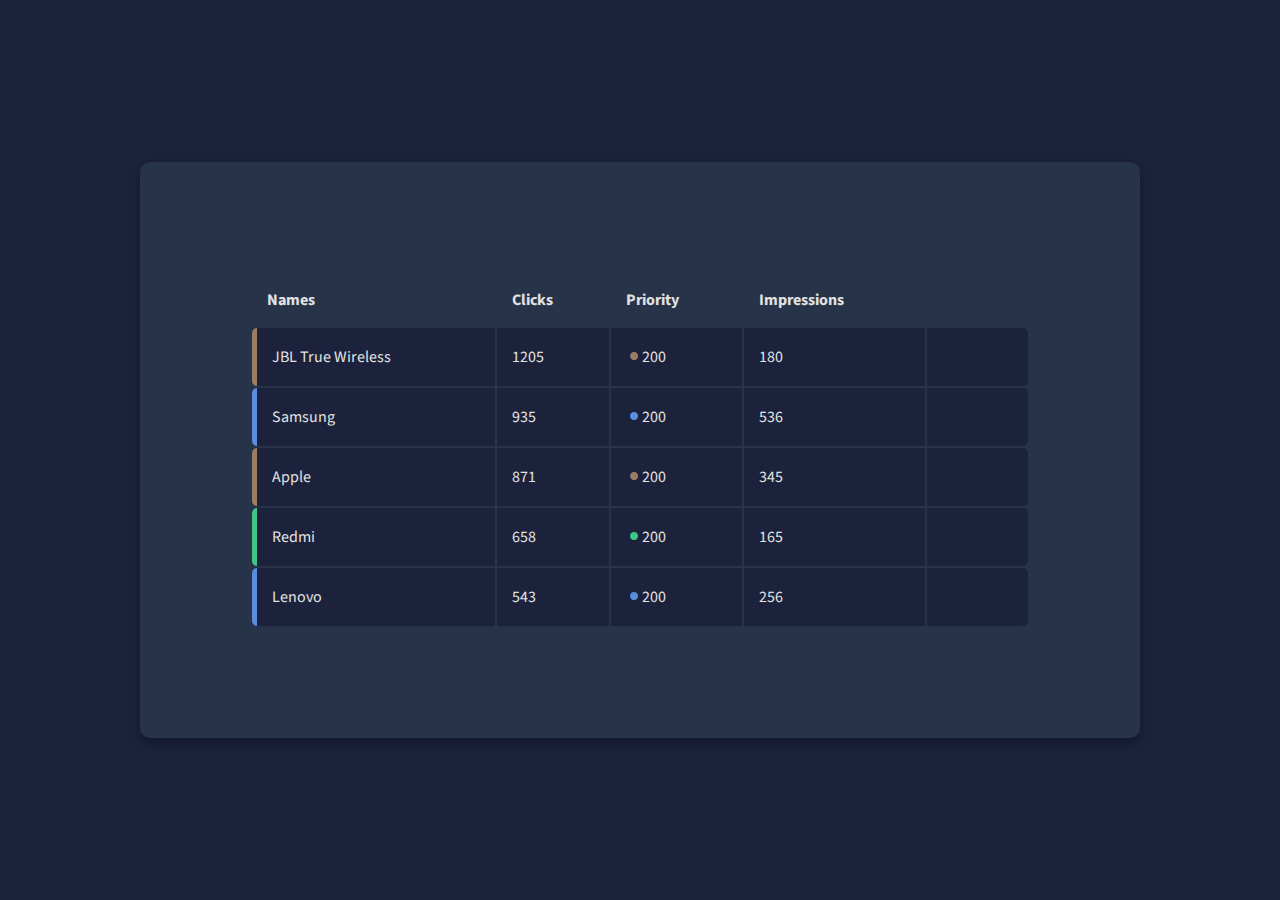
<file: ads-manager/index.html>
<!DOCTYPE html>
<html lang="en">
  <head>
    <meta charset="UTF-8" />
    <meta http-equiv="X-UA-Compatible" content="IE=edge" />
    <meta name="viewport" content="width=device-width, initial-scale=1.0" />

    <link rel="stylesheet" href="style.css" />
    <link
      rel="stylesheet"
      href="https://cdnjs.cloudflare.com/ajax/libs/font-awesome/6.0.0-beta2/css/all.min.css"
    />
    <title>Ads Manager</title>
  </head>
  <body>
    <div class="container">
      <table>
        <thead>
          <tr>
            <th>Names</th>
            <th>Clicks</th>
            <th>Priority</th>
            <th>Impressions</th>
            <th></th>
          </tr>
        </thead>
        <tbody>
          <tr class="priority-200">
            <td>JBL True Wireless</td>
            <td>1205</td>
            <td><i class="fas fa-circle"></i>200</td>
            <td>180</td>
            <td>
              <button class="delete"><i class="fas fa-trash"></i></button>
            </td>
          </tr>
          <tr class="priority-300">
            <td>Samsung</td>
            <td>935</td>
            <td><i class="fas fa-circle"></i>200</td>
            <td>536</td>
            <td>
              <button class="delete"><i class="fas fa-trash"></i></button>
            </td>
          </tr>
          <tr class="priority-200">
            <td>Apple</td>
            <td>871</td>
            <td><i class="fas fa-circle"></i>200</td>
            <td>345</td>
            <td>
              <button class="delete"><i class="fas fa-trash"></i></button>
            </td>
          </tr>
          <tr class="priority-600">
            <td>Redmi</td>
            <td>658</td>
            <td><i class="fas fa-circle"></i>200</td>
            <td>165</td>
            <td>
              <button class="delete"><i class="fas fa-trash"></i></button>
            </td>
          </tr>
          <tr class="priority-300">
            <td>Lenovo</td>
            <td>543</td>
            <td><i class="fas fa-circle"></i>200</td>
            <td>256</td>
            <td>
              <button class="delete"><i class="fas fa-trash"></i></button>
            </td>
          </tr>
        </tbody>
      </table>
      <!-- Table Ends Here -->
    </div>
    <!-- Container Ends Here -->
  </body>
</html>
</file>
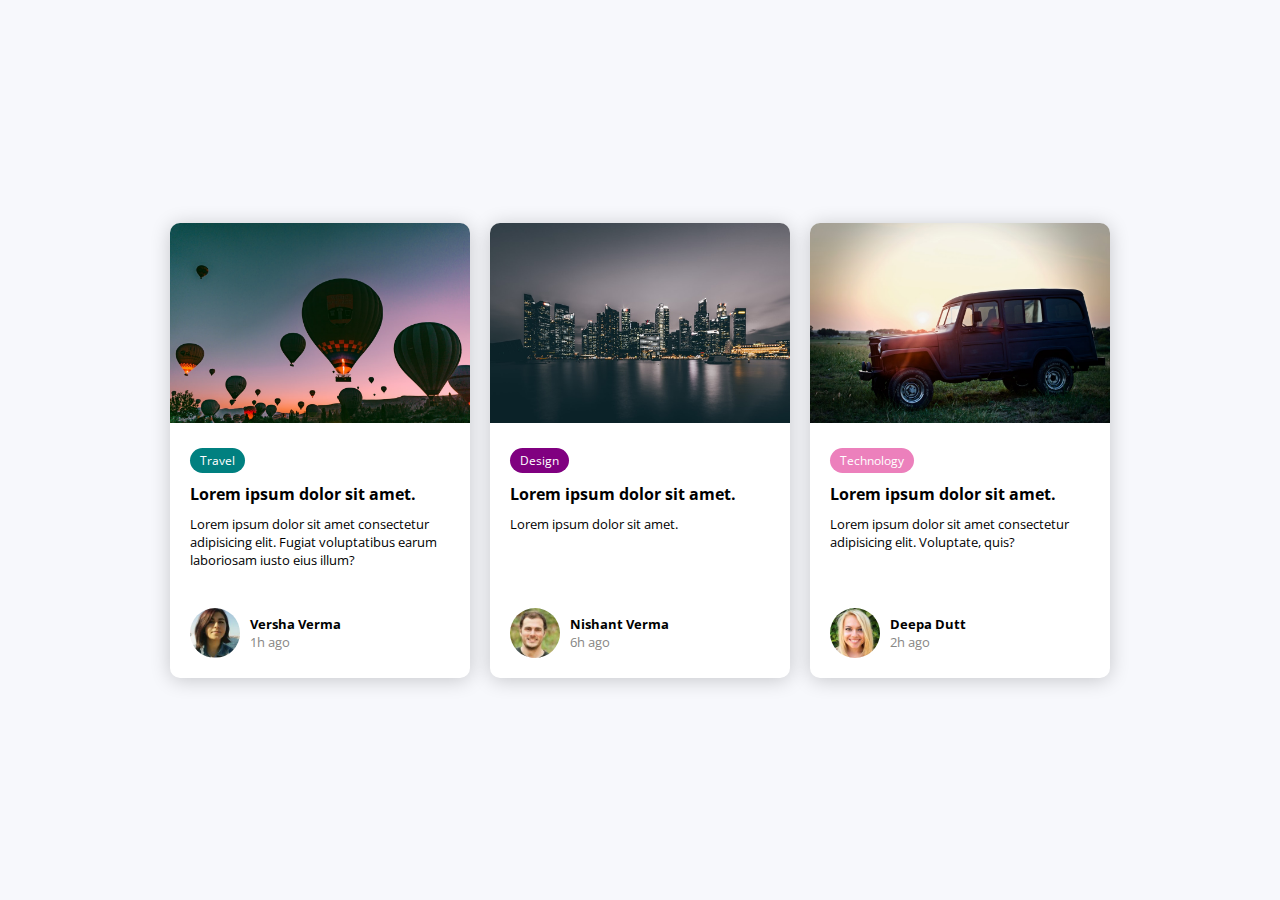
<file: blog-posts/index.html>
<!DOCTYPE html>
<html lang="en">
  <head>
    <meta charset="UTF-8" />
    <meta http-equiv="X-UA-Compatible" content="IE=edge" />
    <meta name="viewport" content="width=device-width, initial-scale=1.0" />

    <link rel="stylesheet" href="style.css" />
    <title>Blog Posts</title>
  </head>
  <body>
    <div class="container">
      <div class="card">
        <div class="card-header">
          <img src="./images/ballons.jpeg" alt="" />
        </div>
        <div class="card-body">
          <span class="title title-teal">Travel</span>
          <h4>Lorem ipsum dolor sit amet.</h4>
          <p>
            Lorem ipsum dolor sit amet consectetur adipisicing elit. Fugiat
            voluptatibus earum laboriosam iusto eius illum?
          </p>
          <div class="user">
            <img src="./images/user-1.jpeg" alt="" />
            <div class="user-info">
              <h5>Versha Verma</h5>
              <small>1h ago</small>
            </div>
          </div>
        </div>
      </div>
      <!-- Card Ends Here -->
      <div class="card">
        <div class="card-header">
          <img src="./images/city.jpeg" alt="" />
        </div>
        <div class="card-body">
          <span class="title title-purple">Design</span>
          <h4>Lorem ipsum dolor sit amet.</h4>
          <p>Lorem ipsum dolor sit amet.</p>
          <div class="user">
            <img src="./images/user-2.jpeg" alt="" />
            <div class="user-info">
              <h5>Nishant Verma</h5>
              <small>6h ago</small>
            </div>
          </div>
        </div>
      </div>
      <!-- card Ends Here -->
      <div class="card">
        <div class="card-header">
          <img src="./images/jeep.jpeg" alt="" />
        </div>
        <div class="card-body">
          <span class="title title-pink">Technology</span>
          <h4>Lorem ipsum dolor sit amet.</h4>
          <p>
            Lorem ipsum dolor sit amet consectetur adipisicing elit. Voluptate,
            quis?
          </p>
          <div class="user">
            <img src="./images/user-3.jpeg" alt="" />
            <div class="user-info">
              <h5>Deepa Dutt</h5>
              <small>2h ago</small>
            </div>
          </div>
        </div>
      </div>
      <!-- card Ends Here -->
    </div>
    <!--Container Ends Here-->
  </body>
</html>
</file>
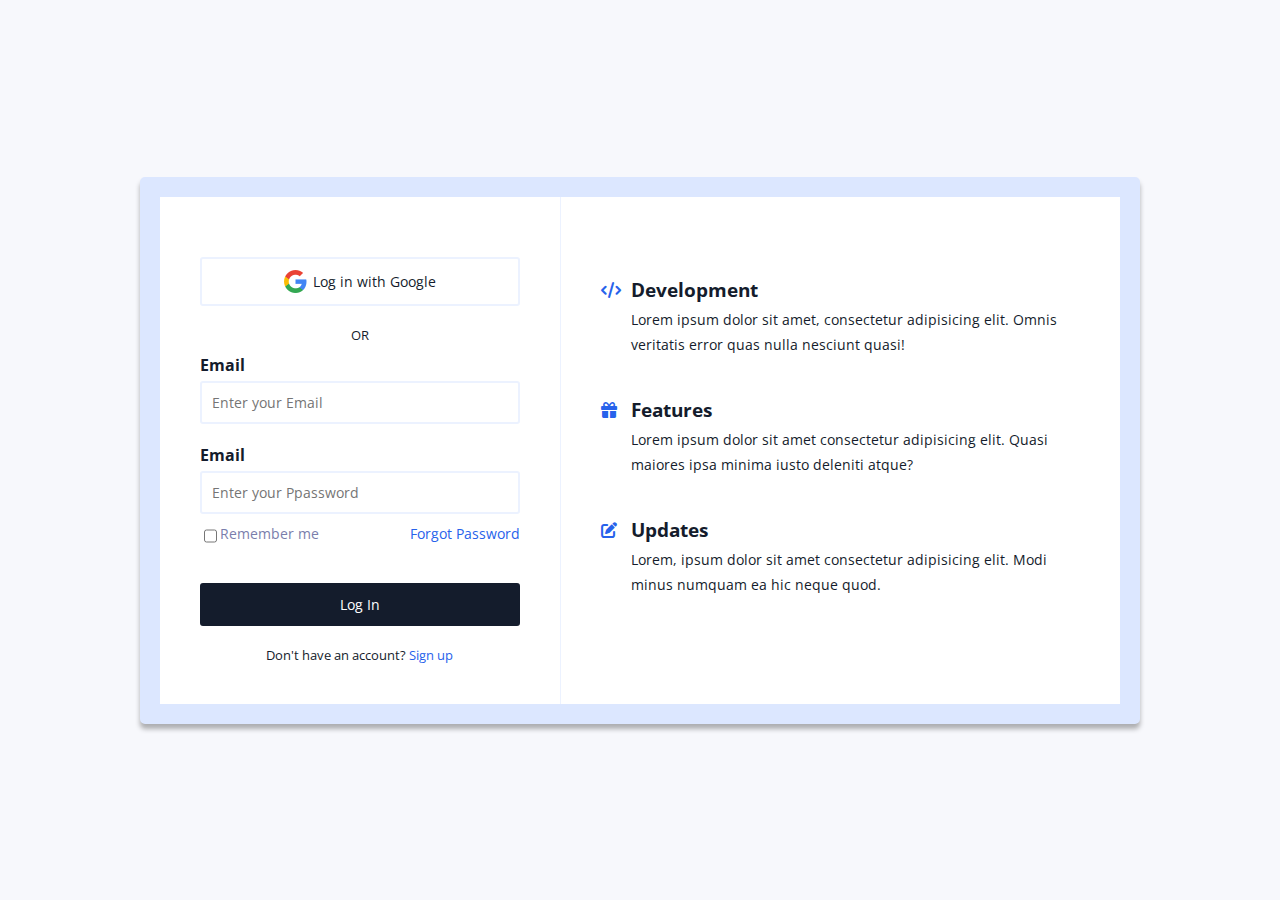
<file: login/index.html>
<!DOCTYPE html>
<html lang="en">
  <head>
    <meta charset="UTF-8" />
    <meta http-equiv="X-UA-Compatible" content="IE=edge" />
    <meta name="viewport" content="width=device-width, initial-scale=1.0" />

    <link rel="stylesheet" href="style.css" />

    <link
      rel="stylesheet"
      href="https://cdnjs.cloudflare.com/ajax/libs/font-awesome/6.0.0-beta2/css/all.min.css"
    />

    <title>Login</title>
  </head>
  <body>
    <div class="container">
      <form>
        <button class="btn btn-ghost">
          <img src="./images/google.png" alt="" />
          Log in with Google
        </button>

        <small>OR</small>

        <div class="form-control">
          <label for="emails">Email</label>
          <input
            type="email"
            id="email"
            name="Email"
            placeholder="Enter your Email"
          />
        </div>
        <div class="form-control">
          <label for="password">Email</label>
          <input
            type="password"
            id="password"
            name="Password"
            placeholder="Enter your Ppassword"
          />
        </div>
        <div class="checkbox-container">
          <input type="checkbox" id="remember" />
          <label for="remember">Remember me</label>

          <a href="#">Forgot Password</a>
        </div>

        <button class="btn">Log In</button>

        <small>Don't have an account? <a href="#">Sign up</a></small>
      </form>
      <!-- Form Ends Here -->

      <div class="features">
        <div class="feature">
          <i class="fas fa-code"></i>
          <h3>Development</h3>
          <p>
            Lorem ipsum dolor sit amet, consectetur adipisicing elit. Omnis
            veritatis error quas nulla nesciunt quasi!
          </p>
        </div>
        <div class="feature">
          <i class="fas fa-gift"></i>
          <h3>Features</h3>
          <p>
            Lorem ipsum dolor sit amet consectetur adipisicing elit. Quasi
            maiores ipsa minima iusto deleniti atque?
          </p>
        </div>
        <div class="feature">
          <i class="fas fa-edit"></i>
          <h3>Updates</h3>
          <p>
            Lorem, ipsum dolor sit amet consectetur adipisicing elit. Modi minus
            numquam ea hic neque quod.
          </p>
        </div>
      </div>
      <!-- Featuers Ends Here -->
    </div>
    <!-- Container Eds here -->
  </body>
</html>
</file>
<file: ads-manager/style.css>
@import url("https://fonts.googleapis.com/css2?family=Source+Sans+Pro:wght@200;600&display=swap");

* {
  box-sizing: border-box;
}

body {
  margin: 0;
  background-color: #1c223b;
  color: #fff;
  font-family: "Source Sans Pro", sans-serif;
  display: flex;
  align-items: center;
  justify-content: center;
  height: 100vh;
}

.container {
  background-color: #273349;
  border-radius: 10px;
  box-shadow: 0 5px 10px rgba(12, 16, 31, 0.5);
  padding: 100px;
  margin: auto;
  width: 1000px;
}

table {
  color: #e2e2e2;
  padding: 10px;
  width: 100%;
  /* border-collapse: collapse; */
}

table th,
table td {
  padding: 15px;
  text-align: left;
}

table tbody tr {
  background-color: #1c223b;
}

table tbody tr:hover {
  background-color: #151b31;
  box-shadow: 0 3px 5px rgba(0, 0, 0, 0.3);
}

table tbody tr td:first-of-type {
  border-top-left-radius: 5px;
  border-bottom-left-radius: 5px;
}

table tbody tr td:last-of-type {
  border-top-right-radius: 5px;
  border-bottom-right-radius: 5px;
  text-align: center;
}

table tbody tr.priority-200 td:first-of-type {
  border-left: 5px #9c7c64 solid;
}
table tbody tr.priority-300 td:first-of-type {
  border-left: 5px #5c8cdc solid;
}
table tbody tr.priority-600 td:first-of-type {
  border-left: 5px #40c587 solid;
}

table tbody tr td .fa-circle {
  transform: scale(0.5);
}

table tbody tr.priority-200 td .fa-circle {
  color: #9c7c64;
}
table tbody tr.priority-300 td .fa-circle {
  color: #5c8cdc;
}
table tbody tr.priority-600 td .fa-circle {
  color: #40c587;
}

.delete {
  background-color: #242c4c;
  border: 0;
  border-radius: 2px;
  color: #909090;
  cursor: pointer;
  font-size: 1rem;
  padding: 5px 10px;
  opacity: 0;
}

table tbody tr:hover .delete {
  opacity: 1;
}

@media (max-width: 768px) {
  .container {
    padding: 20px;
  }
  .delete {
    opacity: 1;
  }

  table th:nth-of-type(3),
  table td:nth-of-type(3) {
    display: none;
  }
}
</file>
<file: blog-posts/style.css>
@import url("https://fonts.googleapis.com/css2?family=Open+Sans:wght@400;600&display=swap");

* {
  box-sizing: border-box;
}

body {
  margin: 0;
  background-color: #f7f8fc;
  font-family: -apple-system, BlinkMacSystemFont, "Segoe UI", Roboto, Oxygen,
    Ubuntu, Cantarell, "Open Sans", "Helvetica Neue", sans-serif;
  display: flex;
  align-items: center;
  justify-content: center;
  height: 100vh;
}

.container {
  display: grid;
  grid-template-columns: repeat(3, 1fr);
  gap: 20px;
  width: 940px;
  max-width: 100%;
  justify-items: center;
}

.card-header img {
  width: 100%;
  height: 200px;
  object-fit: cover;
}

.card {
  background-color: #fff;
  border-radius: 10px;
  box-shadow: 0 2px 20px rgba(0, 0, 0, 0.2);
  width: 300px;
  overflow: hidden;
}

.card-body {
  display: flex;
  flex-direction: column;
  align-items: start;
  padding: 20px;
  min-height: 250px;
}

.title {
  background-color: #777;
  color: #fff;
  font-size: 12px;
  padding: 4px 10px;
  border-radius: 50px;
}

.title-teal {
  background-color: teal;
}
.title-purple {
  background-color: purple;
}
.title-pink {
  background-color: rgb(236, 128, 188);
}

.card-body h4 {
  margin: 10px 0;
}

.card-body p {
  font-size: 13px;
  margin: 0 0 30px;
}

.user {
  display: flex;
  margin-top: auto;
}

.user img {
  width: 50px;
  height: 50px;
  border-radius: 50%;
  margin-right: 10px;
}

.user-info {
  height: 50px;
  display: flex;
  flex-direction: column;
  justify-content: center;
}

.user-info h5 {
  margin: 0;
}

.user-info small {
  color: #888785;
}

@media (max-width: 940px) {
  .container {
    grid-template-columns: 1fr;
  }
}
</file>
<file: login/style.css>
@import url("https://fonts.googleapis.com/css2?family=Open+Sans:wght@400;600&display=swap");

* {
  box-sizing: border-box;
}

body {
  margin: 0;
  background-color: #f7f8fc;
  color: #141c2c;
  font-family: -apple-system, BlinkMacSystemFont, "Segoe UI", Roboto, Oxygen,
    Ubuntu, Cantarell, "Open Sans", "Helvetica Neue", sans-serif;
  display: flex;
  align-items: center;
  justify-content: center;
  height: 100vh;
}

a {
  text-decoration: none;
  color: #2762eb;
}

label {
  display: inline-block;
  font-weight: bold;
  margin-bottom: 5px;
}

input:not([type="checkbox"]) {
  background-color: transparent;
  border: 2px #ecf2ff solid;
  border-radius: 3px;
  font-family: inherit;
  font-size: 14px;
  padding: 10px;
  width: 100%;
}

.btn {
  background-color: #141c2c;
  color: #fff;
  border: 2px solid #141c2c;
  border-radius: 3px;
  display: flex;
  align-items: center;
  justify-content: center;
  padding: 10px;
  margin: 20px;
  width: 100%;
  font: 14px bold;
  font-family: inherit;
  cursor: pointer;
}

.container {
  display: flex;
  background-color: #fff;
  width: 1000px;
  max-width: 100%;
  border: 20px #dce7ff solid;
  border-radius: 5px;
  box-shadow: 0px 5px 5px rgba(0, 0, 0, 0.3);
}

form {
  border-right: 1px solid #ecf2ff;
  display: flex;
  flex-direction: column;
  align-items: center;
  justify-content: center;
  padding: 40px;
  flex: 1;
}

.btn img {
  margin-right: 5px;
  width: 25px;
}

.btn-ghost {
  background-color: transparent;
  border-color: #ecf2ff;
  color: #141c2c;
}

.form-control {
  margin: 10px 0;
  width: 100%;
}

.checkbox-container {
  display: flex;
  justify-content: space-between;
  font-size: 14px;
  margin-bottom: 15px;
  width: 100%;
}

.checkbox-container label {
  color: #7a7eac;
  font-weight: normal;
}

.checkbox-container a {
  margin-left: auto;
}

.features {
  flex: 1.5;
  padding: 40px;
}

.feature {
  padding-left: 30px;
  position: relative;
  margin: 40px 0px;
}

.feature i {
  color: #2762eb;
  position: absolute;
  top: 5px;
  left: 0;
}

.feature h3 {
  margin: 0;
}

.feature p {
  font-size: 14px;
  line-height: 1.8;
  margin: 5px 0px;
}

@media (max-width: 768px) {
  .container {
    flex-direction: column;
  }

  form {
    border-right: 0;
  }
}
</file>
